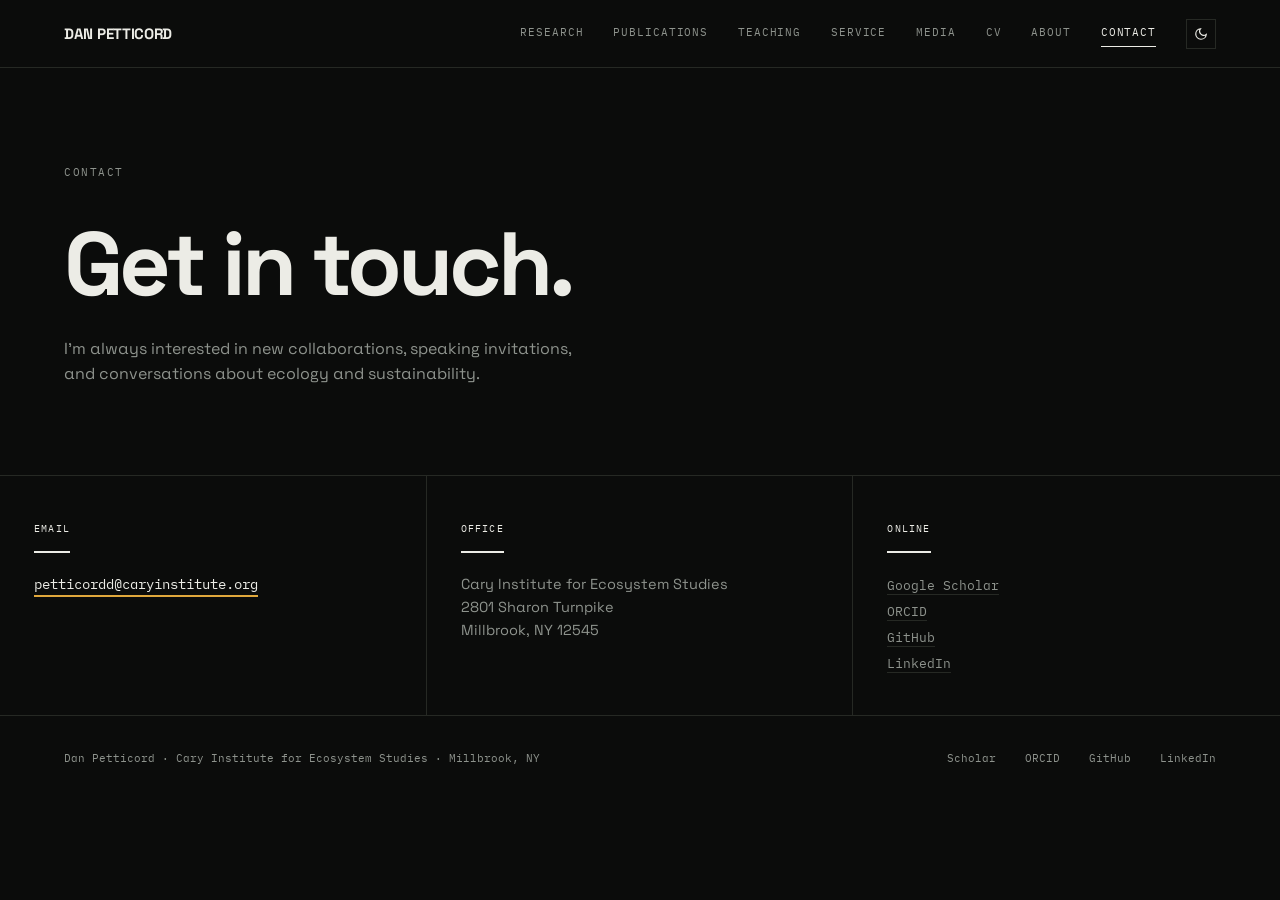
<file: contact.html>
<!DOCTYPE html>
<html lang="en">
<head>
<meta charset="UTF-8">
<meta name="viewport" content="width=device-width, initial-scale=1.0">
<meta name="theme-color" content="#0B0C0B">
  <meta name="description" content="Contact Dan Petticord, ecologist and postdoctoral researcher at the Cary Institute for Ecosystem Studies in Millbrook, New York.">
  <link rel="canonical" href="https://www.danielpetticord.com/contact.html">
  <meta property="og:type" content="website">
  <meta property="og:site_name" content="Dan Petticord">
  <meta property="og:title" content="Contact — Dan Petticord">
  <meta property="og:description" content="Contact Dan Petticord, ecologist and postdoctoral researcher at the Cary Institute for Ecosystem Studies in Millbrook, New York.">
  <meta property="og:url" content="https://www.danielpetticord.com/contact.html">
  <meta property="og:image" content="https://www.danielpetticord.com/images/DanPushingGPR.jpeg">
  <meta property="og:image:alt" content="Dan Petticord conducting ground-penetrating radar fieldwork">
  <meta name="twitter:card" content="summary_large_image">
  <meta name="twitter:title" content="Contact — Dan Petticord">
  <meta name="twitter:description" content="Contact Dan Petticord, ecologist and postdoctoral researcher at the Cary Institute for Ecosystem Studies in Millbrook, New York.">
  <meta name="twitter:image" content="https://www.danielpetticord.com/images/DanPushingGPR.jpeg">
<title>Contact — Dan Petticord</title>
<link rel="preconnect" href="https://fonts.googleapis.com">
<link rel="preconnect" href="https://fonts.gstatic.com" crossorigin>
<link href="https://fonts.googleapis.com/css2?family=Space+Grotesk:wght@400;500;600;700&family=IBM+Plex+Mono:wght@400;500&display=swap" rel="stylesheet">
<link rel="stylesheet" href="css/styles.css">
<script>if(localStorage.getItem('theme')==='light')document.documentElement.setAttribute('data-theme','light');</script>
</head>
<body>

<nav class="nav">
  <a href="index.html" class="nav-name">Dan Petticord</a>
  <div class="nav-links">
    <a href="research.html" class="nav-link" data-p="research">Research</a>
    <a href="publications.html" class="nav-link" data-p="publications">Publications</a>
    <a href="teaching.html" class="nav-link" data-p="teaching">Teaching</a>
    <a href="service.html" class="nav-link" data-p="service">Service</a>
    <a href="media.html" class="nav-link" data-p="media">Media</a>
    <a href="cv.html" class="nav-link" data-p="cv">CV</a>
    <a href="about.html" class="nav-link" data-p="about">About</a>
    <a href="contact.html" class="nav-link active" data-p="contact">Contact</a>
    <button class="theme-toggle" aria-label="Toggle theme">
      <svg class="theme-icon-sun" width="14" height="14" viewBox="0 0 24 24" fill="none" stroke="currentColor" stroke-width="2"><circle cx="12" cy="12" r="5"/><path d="M12 1v2M12 21v2M4.2 4.2l1.4 1.4M18.4 18.4l1.4 1.4M1 12h2M21 12h2M4.2 19.8l1.4-1.4M18.4 5.6l1.4-1.4"/></svg>
      <svg class="theme-icon-moon" width="14" height="14" viewBox="0 0 24 24" fill="none" stroke="currentColor" stroke-width="2"><path d="M21 12.8A9 9 0 1111.2 3 7 7 0 0021 12.8z"/></svg>
    </button>
  </div>
  <button class="nav-burger" aria-label="Menu">☰</button>
</nav>

<header class="hero" style="padding-bottom:72px;">
  <div class="wrap">
    <div class="eyebrow">Contact</div>
    <h1 class="hero-line" style="max-width:11ch;">Get in touch.</h1>
    <p class="hero-note" style="padding-bottom:0;margin-top:30px;">
      I'm always interested in new collaborations, speaking invitations, and conversations
      about ecology and sustainability.
    </p>
  </div>
</header>

<section class="section" style="padding-top:0;padding-bottom:0;border-bottom:none;">
  <div class="methods" style="border-top:none;">
    <div class="method">
      <div class="method-k">Email</div>
      <p><a href="mailto:petticordd@caryinstitute.org" style="font-family:var(--mono);font-size:14px;color:var(--ink);text-decoration:none;border-bottom:2px solid var(--farm);padding-bottom:2px;">petticordd@caryinstitute.org</a></p>
    </div>
    <div class="method">
      <div class="method-k">Office</div>
      <p>Cary Institute for Ecosystem Studies<br>2801 Sharon Turnpike<br>Millbrook, NY 12545</p>
    </div>
    <div class="method">
      <div class="method-k">Online</div>
      <p style="font-family:var(--mono);font-size:13px;line-height:2;">
        <a href="https://scholar.google.com/citations?user=s1wx64YAAAAJ&hl=en" target="_blank" rel="noopener" style="text-decoration:none;border-bottom:1px solid var(--rule);">Google Scholar</a><br>
        <a href="https://orcid.org/0000-0002-1764-6321" target="_blank" rel="noopener" style="text-decoration:none;border-bottom:1px solid var(--rule);">ORCID</a><br>
        <a href="https://github.com/Dpetticord3" target="_blank" rel="noopener" style="text-decoration:none;border-bottom:1px solid var(--rule);">GitHub</a><br>
        <a href="https://www.linkedin.com/in/dpetticord/" target="_blank" rel="noopener" style="text-decoration:none;border-bottom:1px solid var(--rule);">LinkedIn</a>
      </p>
    </div>
  </div>
</section>

<footer class="foot">
  <div>Dan Petticord · Cary Institute for Ecosystem Studies · Millbrook, NY</div>
  <div>
    <a href="https://scholar.google.com/citations?user=s1wx64YAAAAJ&hl=en">Scholar</a>
    <a href="https://orcid.org/0000-0002-1764-6321">ORCID</a>
    <a href="https://github.com/Dpetticord3">GitHub</a>
    <a href="https://www.linkedin.com/in/dpetticord/">LinkedIn</a>
  </div>
</footer>

<script src="js/main.js"></script>
</body>
</html>
</file>
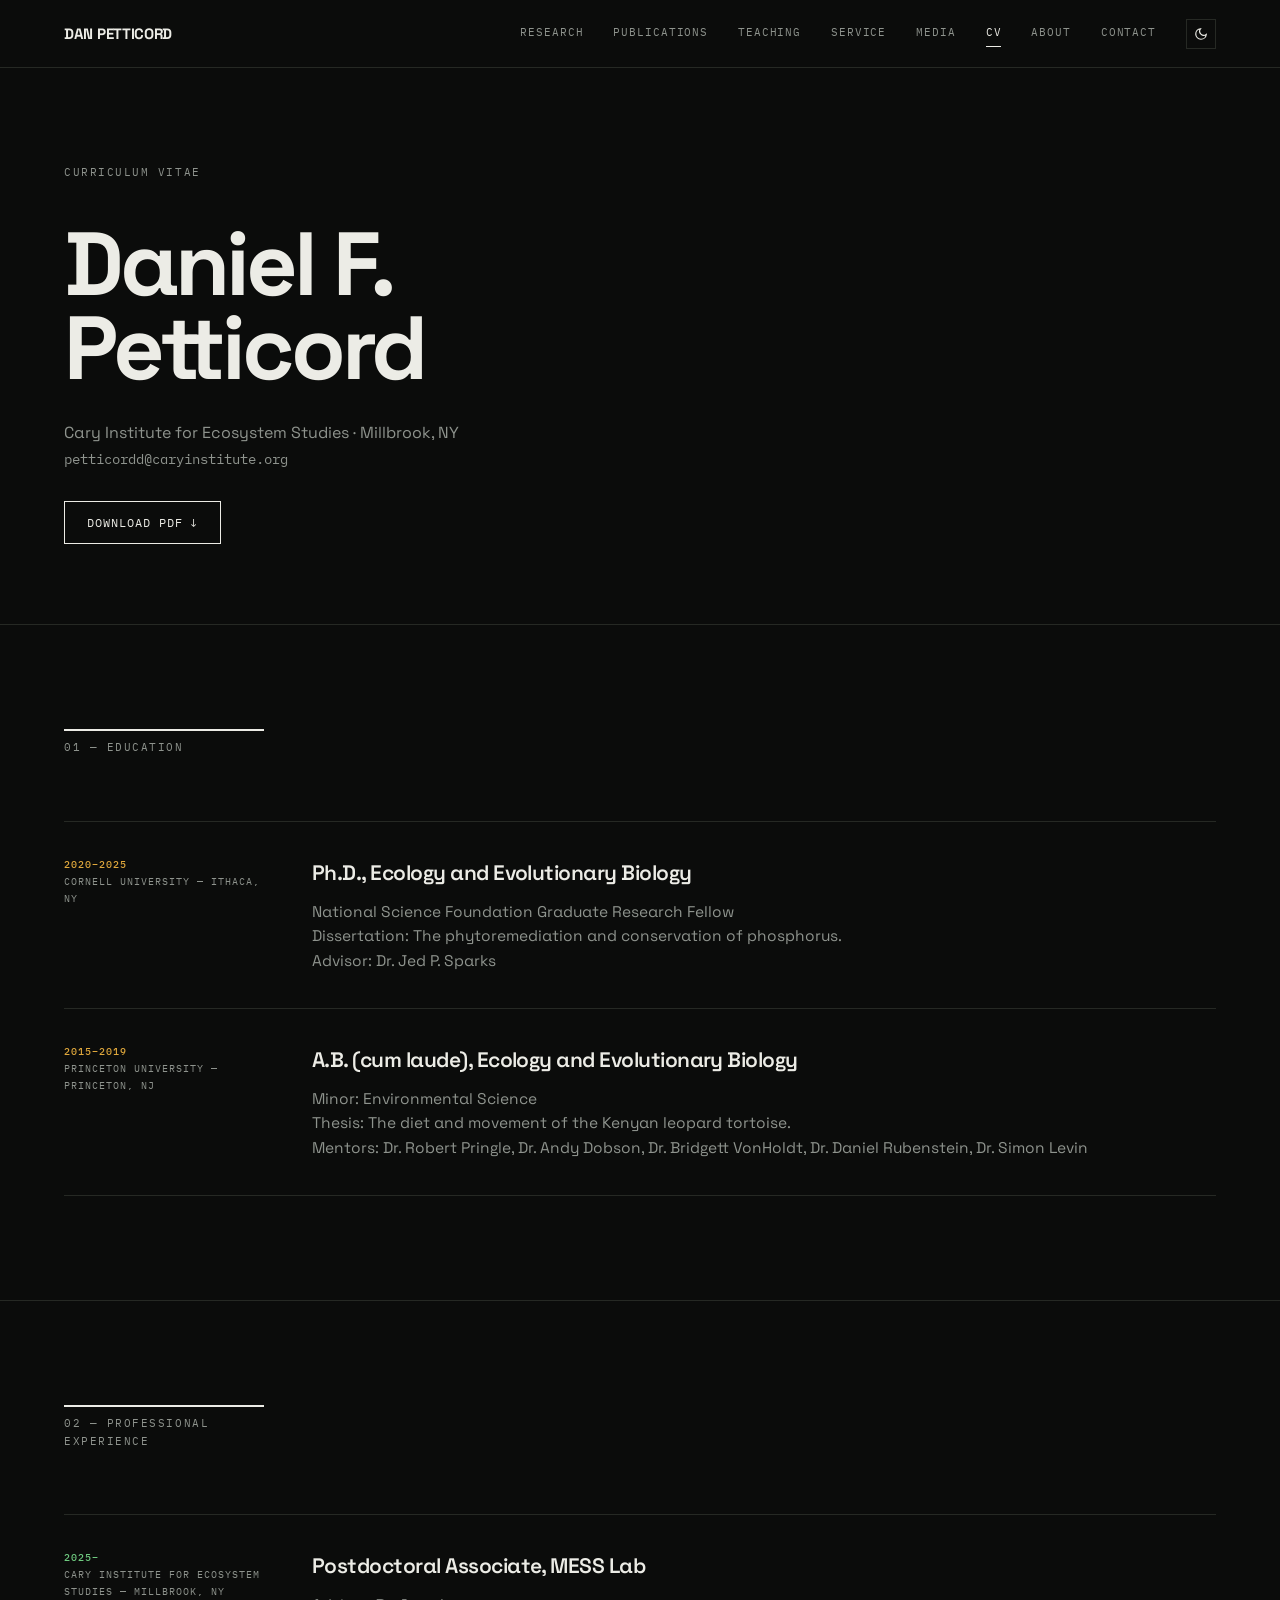
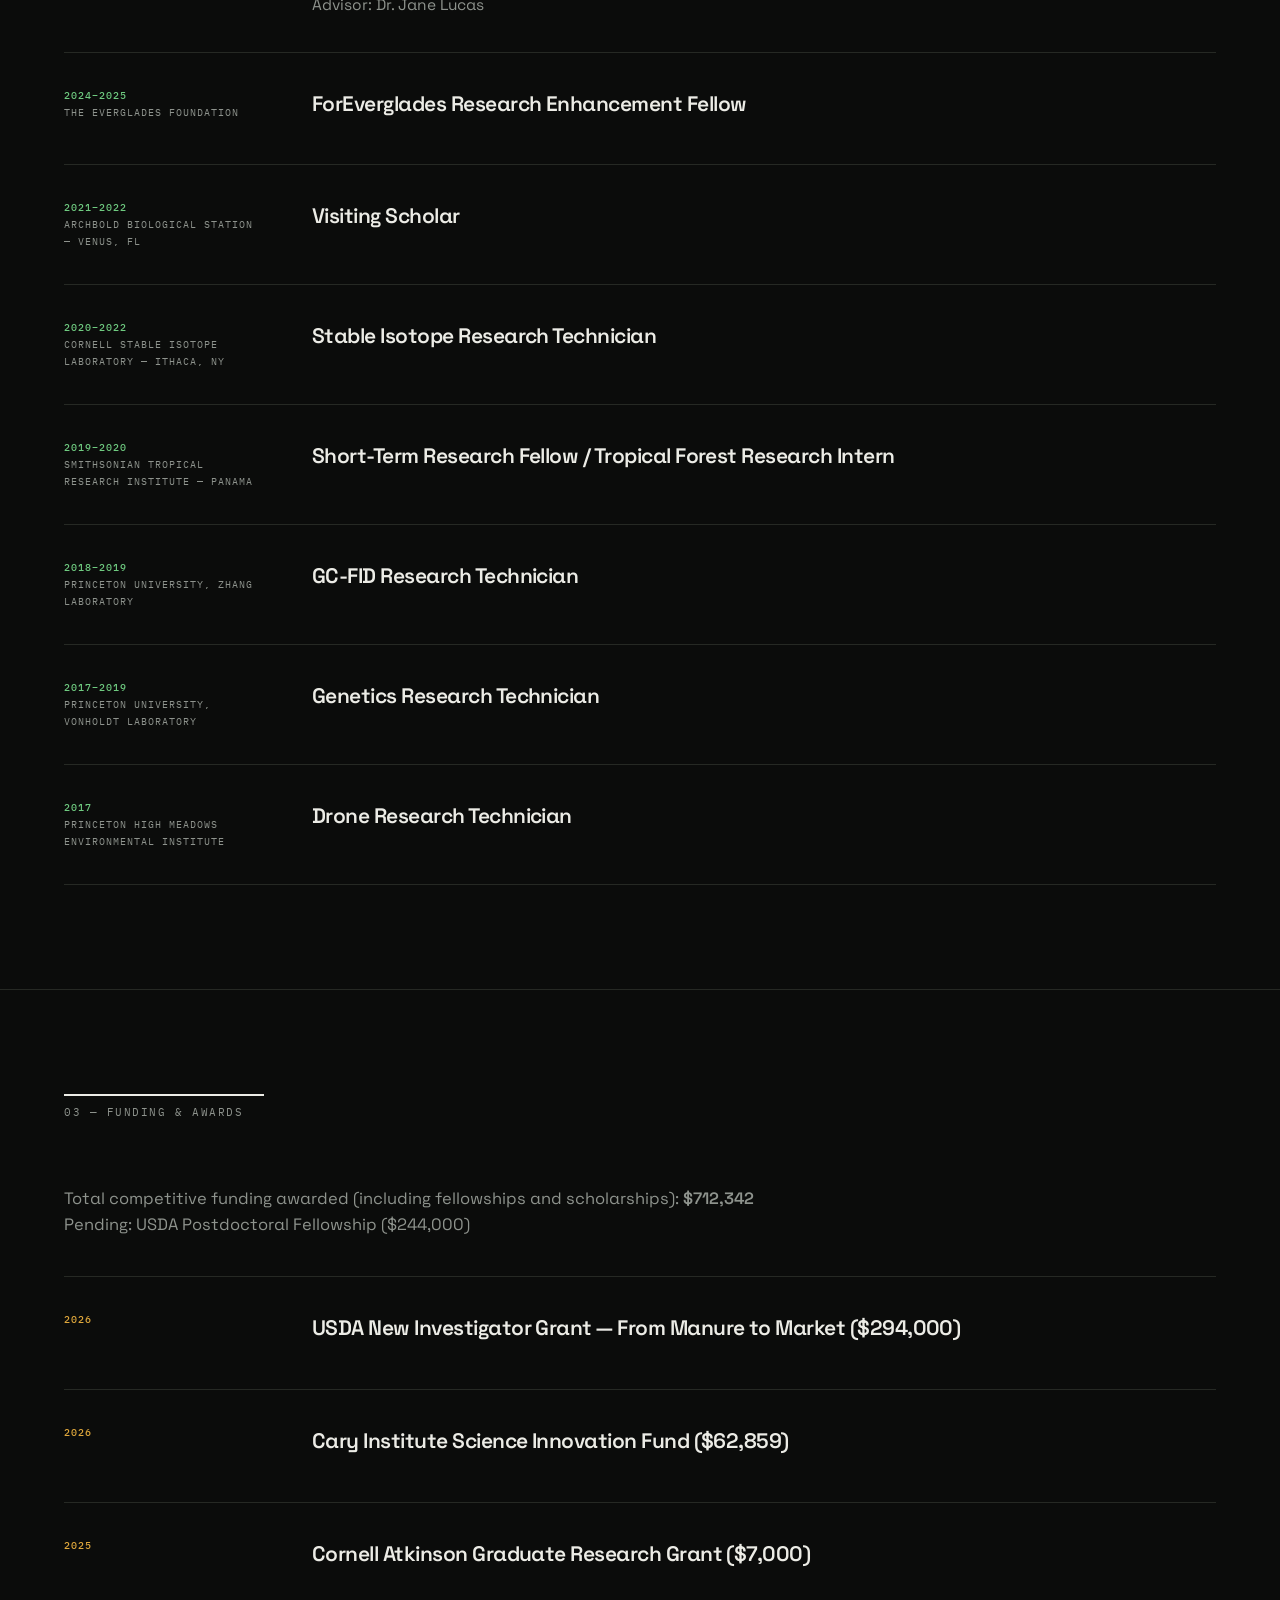
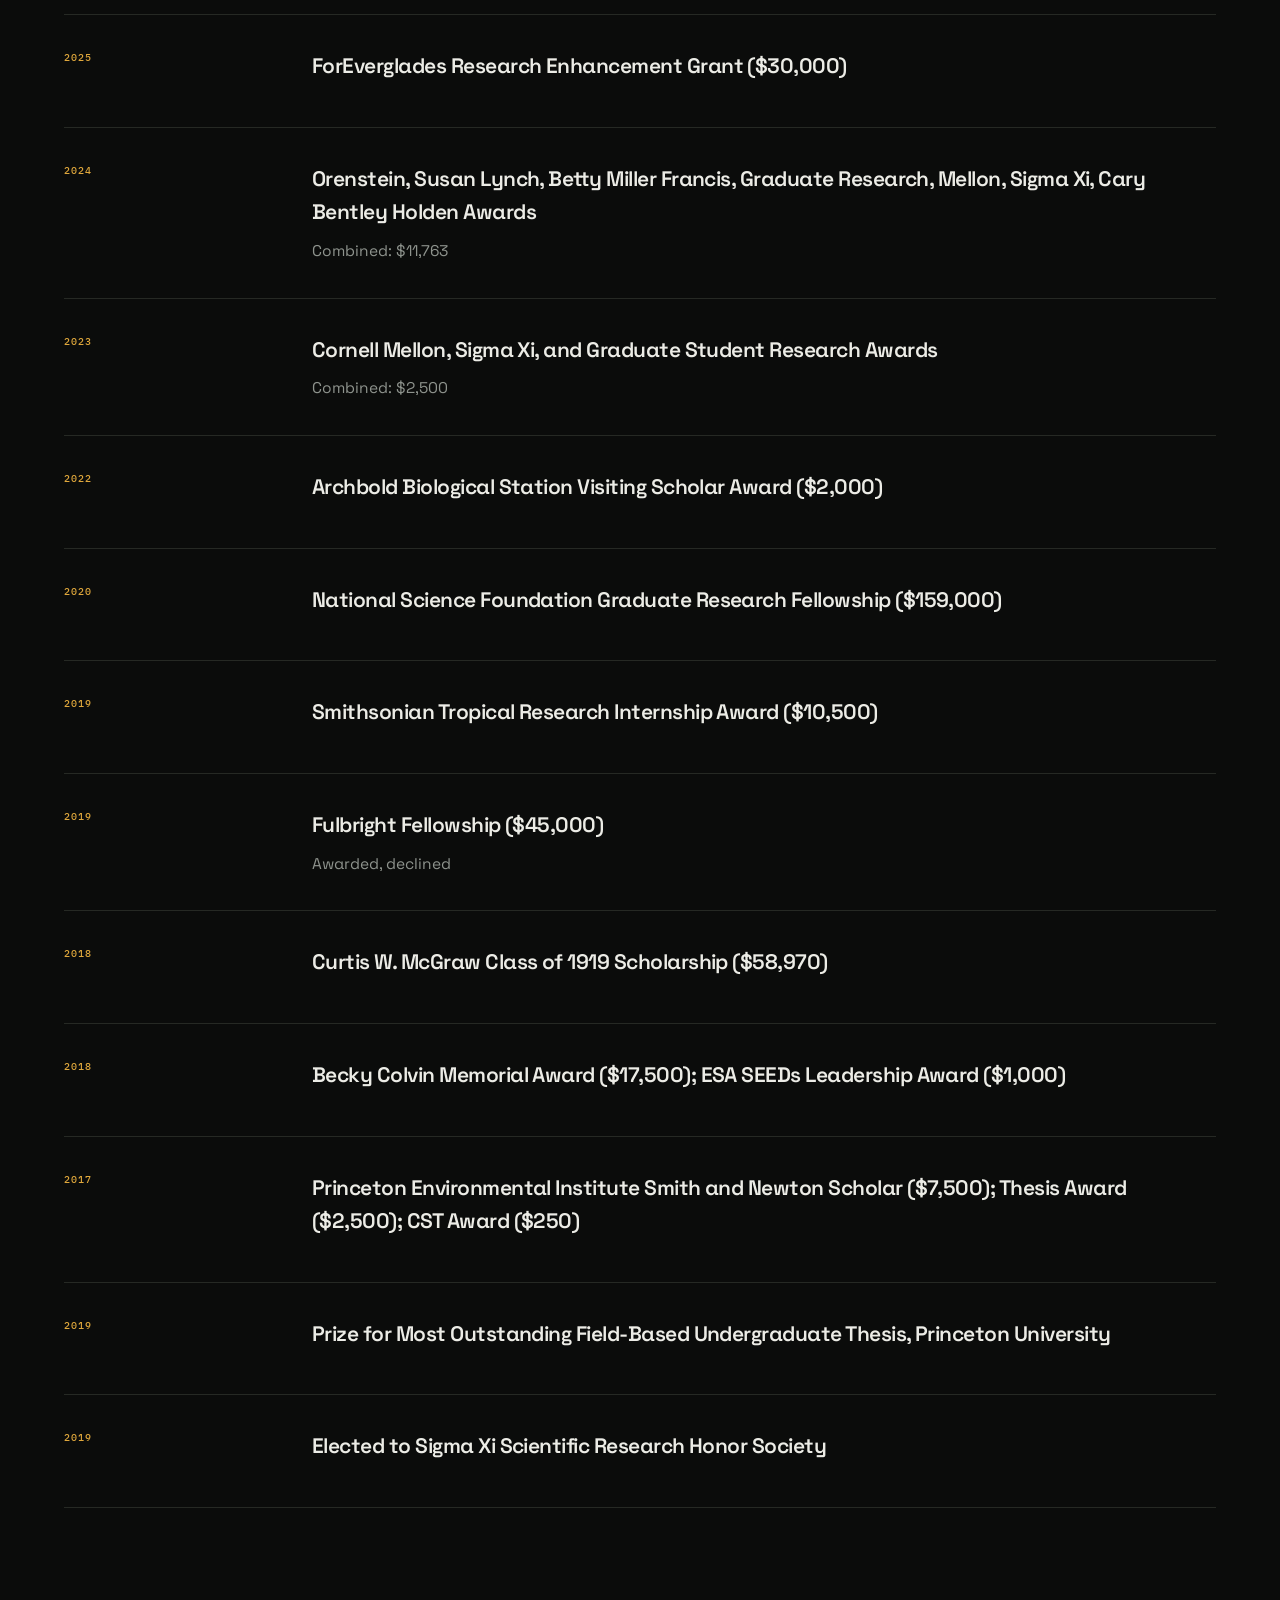
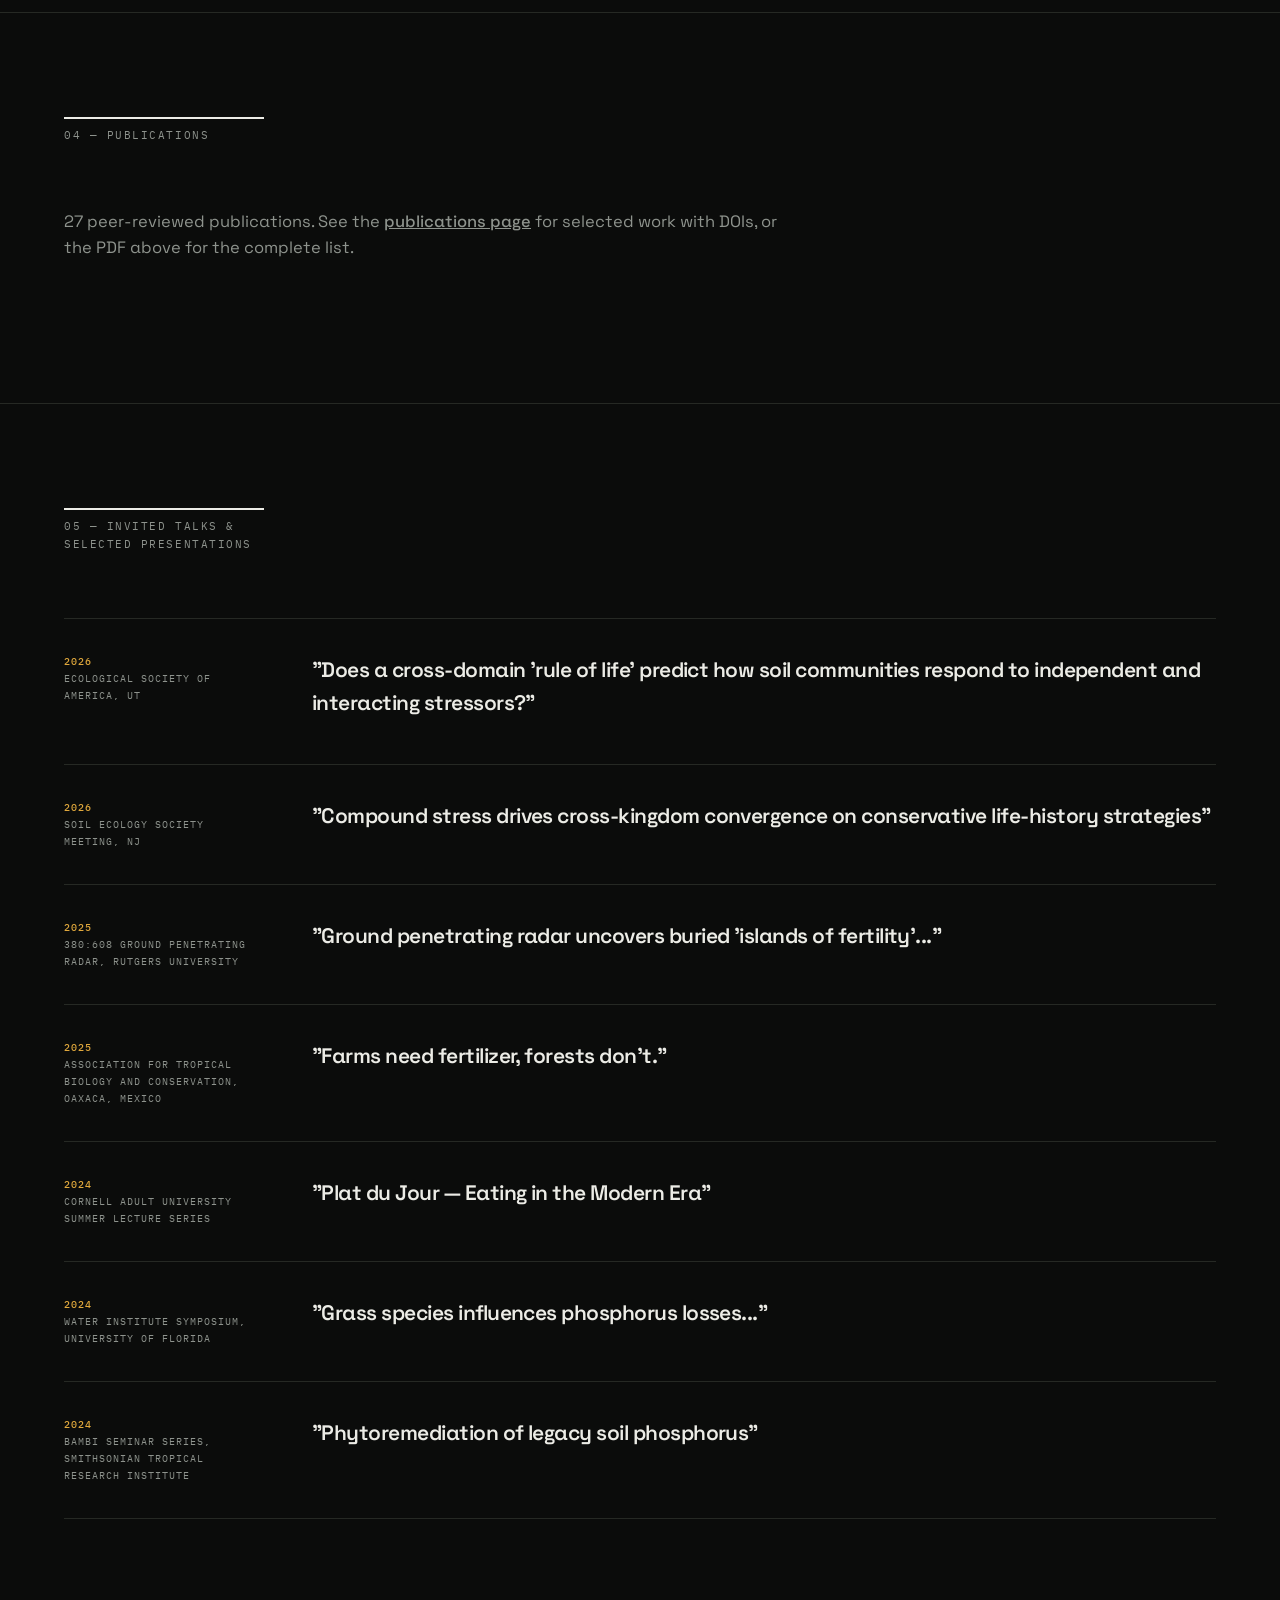
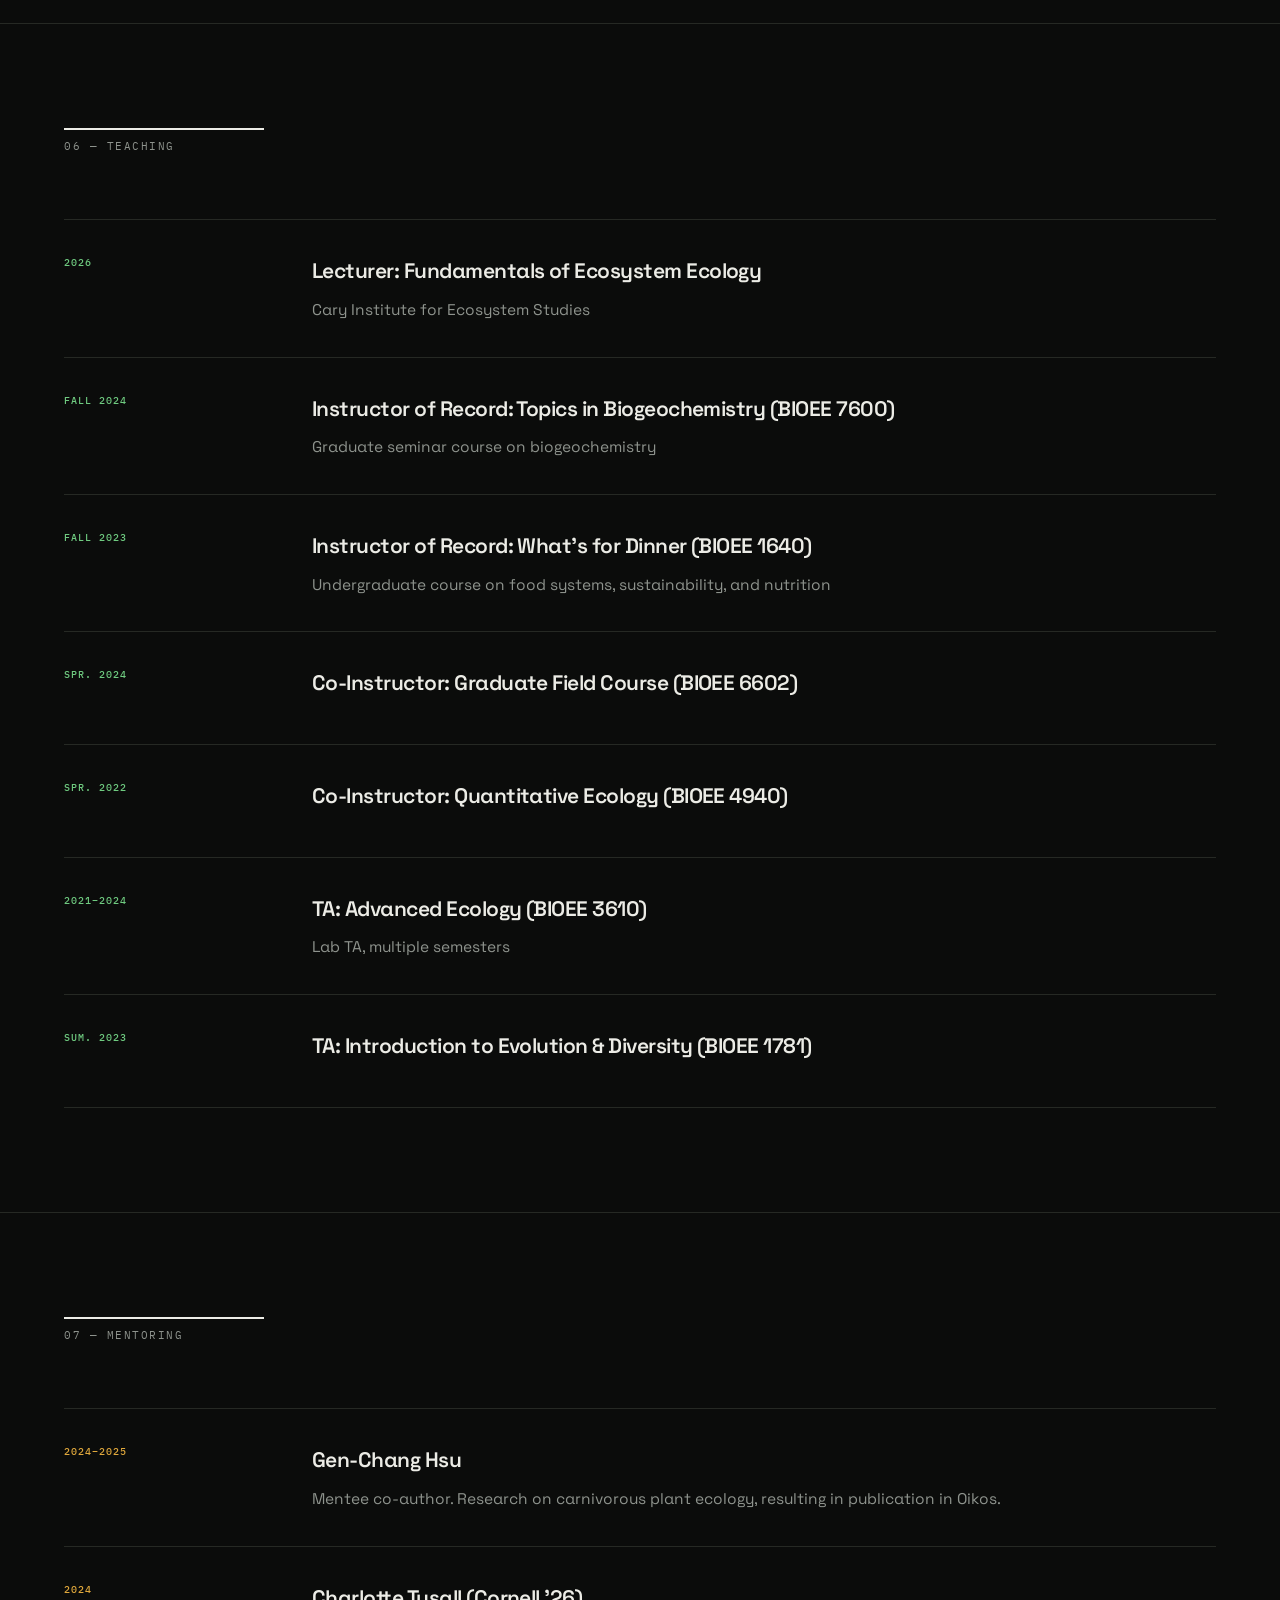
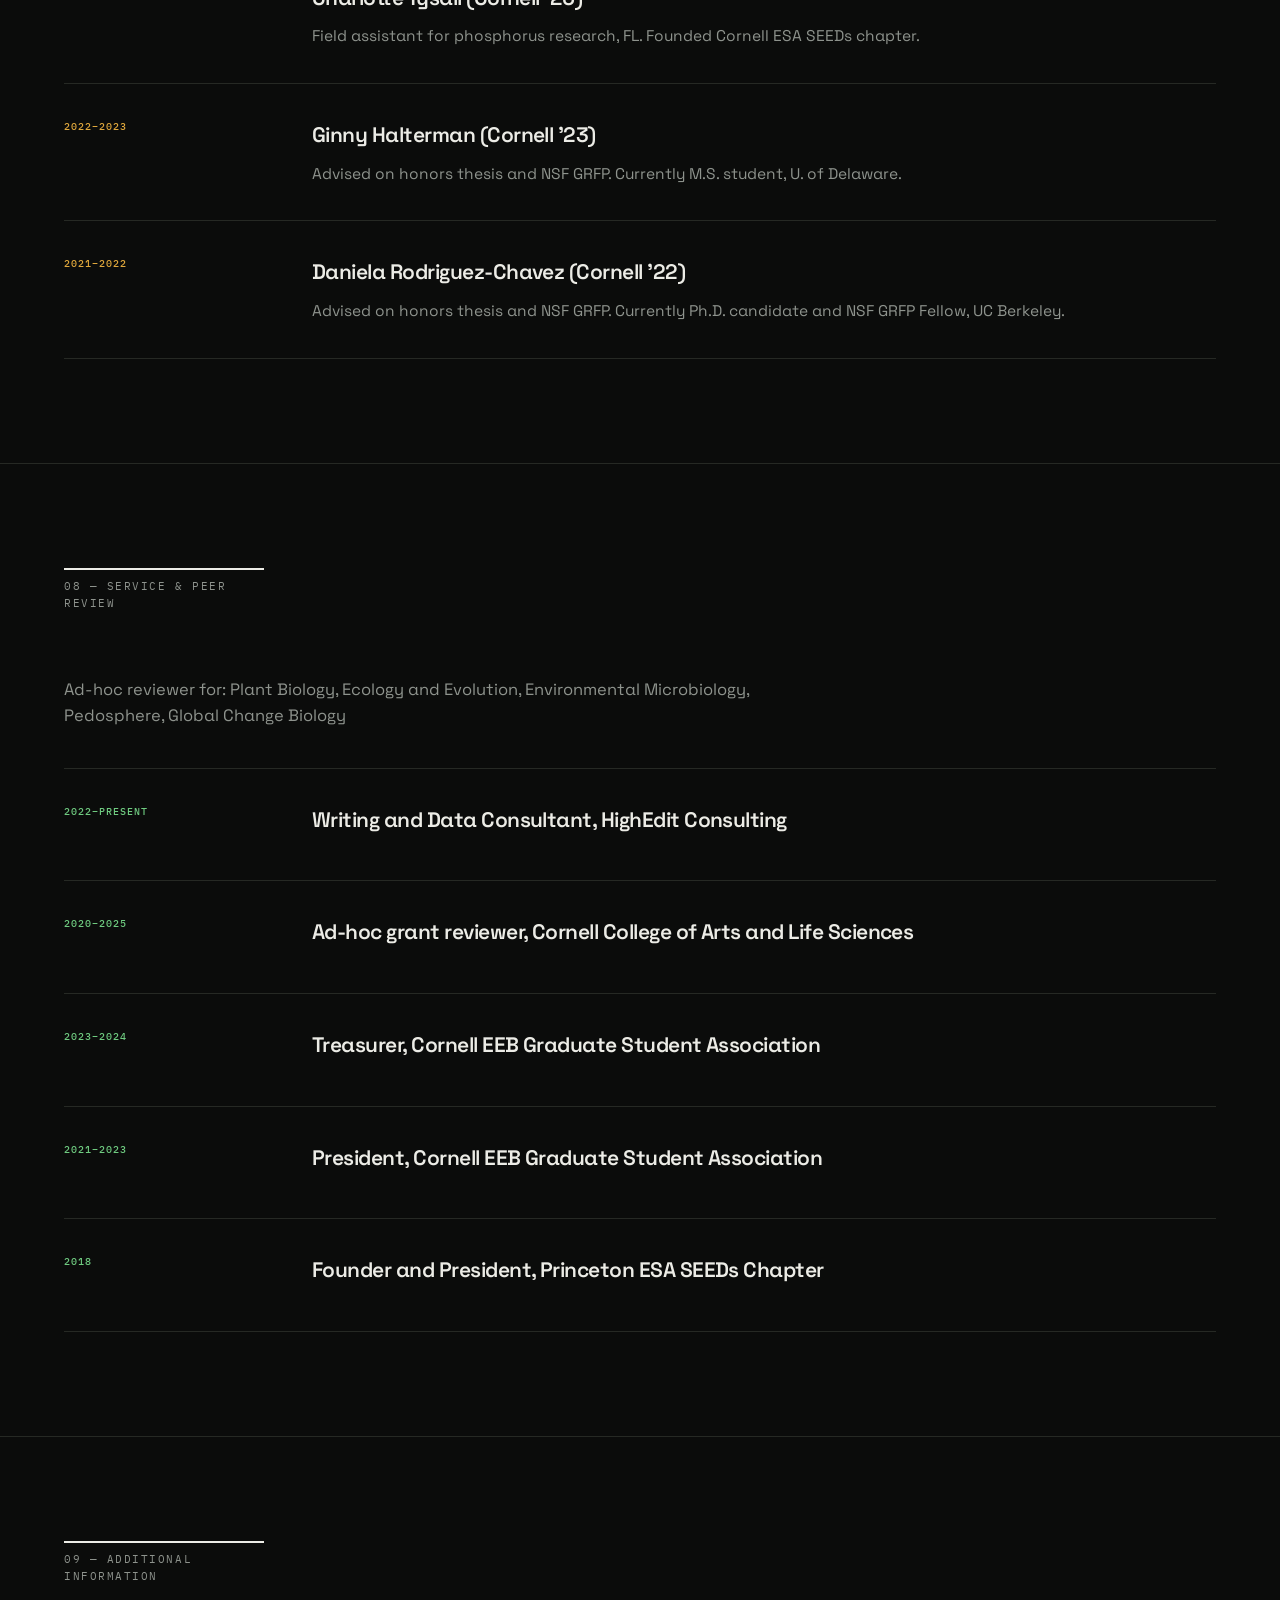
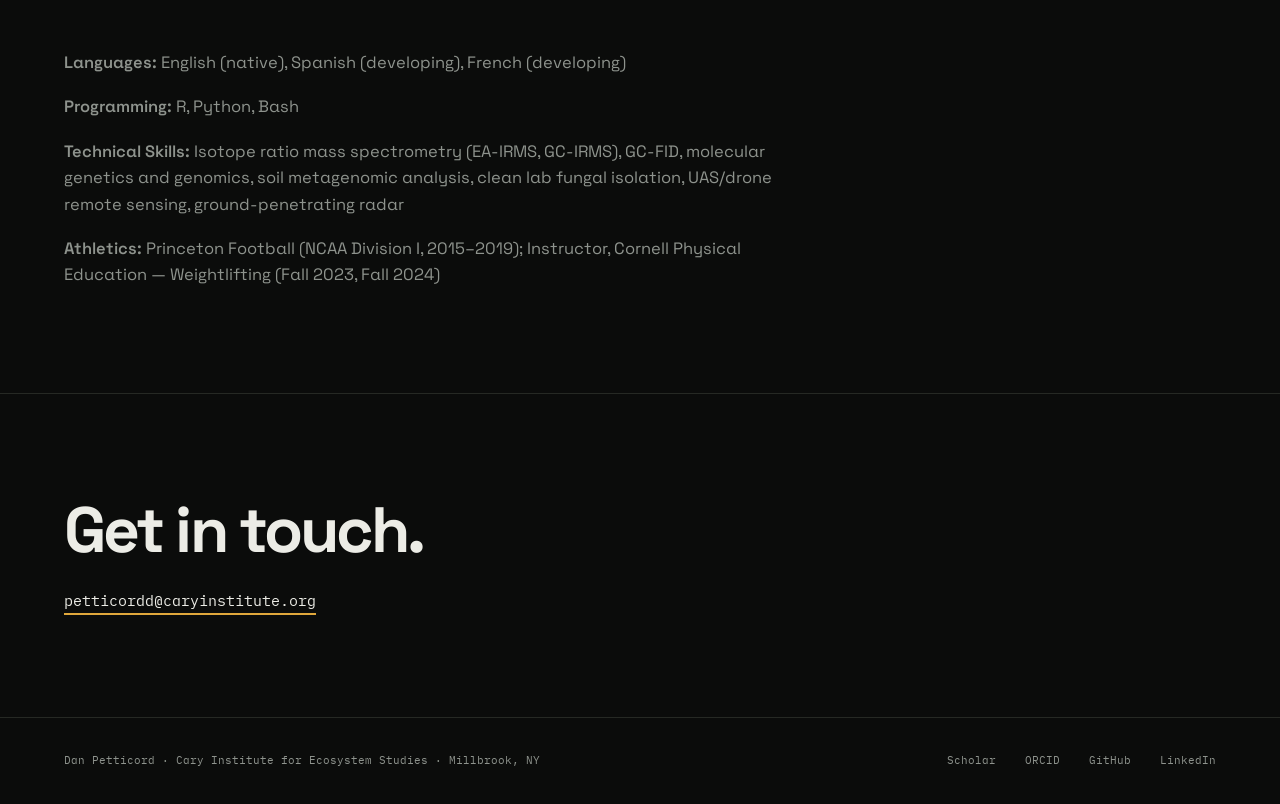
<file: cv.html>
<!DOCTYPE html>
<html lang="en">
<head>
<meta charset="UTF-8">
<meta name="viewport" content="width=device-width, initial-scale=1.0">
<meta name="theme-color" content="#0B0C0B">
  <meta name="description" content="Curriculum vitae of Dan Petticord, ecologist and postdoctoral researcher at the Cary Institute for Ecosystem Studies. 27 peer-reviewed publications and over 712,000 dollars in competitive research funding.">
  <link rel="canonical" href="https://www.danielpetticord.com/cv.html">
  <meta property="og:type" content="website">
  <meta property="og:site_name" content="Dan Petticord">
  <meta property="og:title" content="CV — Dan Petticord">
  <meta property="og:description" content="Curriculum vitae of Dan Petticord, ecologist and postdoctoral researcher at the Cary Institute for Ecosystem Studies. 27 peer-reviewed publications and over 712,000 dollars in competitive research funding.">
  <meta property="og:url" content="https://www.danielpetticord.com/cv.html">
  <meta property="og:image" content="https://www.danielpetticord.com/images/DanPushingGPR.jpeg">
  <meta property="og:image:alt" content="Dan Petticord conducting ground-penetrating radar fieldwork">
  <meta name="twitter:card" content="summary_large_image">
  <meta name="twitter:title" content="CV — Dan Petticord">
  <meta name="twitter:description" content="Curriculum vitae of Dan Petticord, ecologist and postdoctoral researcher at the Cary Institute for Ecosystem Studies. 27 peer-reviewed publications and over 712,000 dollars in competitive research funding.">
  <meta name="twitter:image" content="https://www.danielpetticord.com/images/DanPushingGPR.jpeg">
<title>CV — Dan Petticord</title>
<link rel="preconnect" href="https://fonts.googleapis.com">
<link rel="preconnect" href="https://fonts.gstatic.com" crossorigin>
<link href="https://fonts.googleapis.com/css2?family=Space+Grotesk:wght@400;500;600;700&family=IBM+Plex+Mono:wght@400;500&display=swap" rel="stylesheet">
<link rel="stylesheet" href="css/styles.css">
<script>if(localStorage.getItem('theme')==='light')document.documentElement.setAttribute('data-theme','light');</script>
</head>
<body>

<nav class="nav">
  <a href="index.html" class="nav-name">Dan Petticord</a>
  <div class="nav-links">
    <a href="research.html" class="nav-link" data-p="research">Research</a>
    <a href="publications.html" class="nav-link" data-p="publications">Publications</a>
    <a href="teaching.html" class="nav-link" data-p="teaching">Teaching</a>
    <a href="service.html" class="nav-link" data-p="service">Service</a>
    <a href="media.html" class="nav-link" data-p="media">Media</a>
    <a href="cv.html" class="nav-link active" data-p="cv">CV</a>
    <a href="about.html" class="nav-link" data-p="about">About</a>
    <a href="contact.html" class="nav-link" data-p="contact">Contact</a>
    <button class="theme-toggle" aria-label="Toggle theme">
      <svg class="theme-icon-sun" width="14" height="14" viewBox="0 0 24 24" fill="none" stroke="currentColor" stroke-width="2"><circle cx="12" cy="12" r="5"/><path d="M12 1v2M12 21v2M4.2 4.2l1.4 1.4M18.4 18.4l1.4 1.4M1 12h2M21 12h2M4.2 19.8l1.4-1.4M18.4 5.6l1.4-1.4"/></svg>
      <svg class="theme-icon-moon" width="14" height="14" viewBox="0 0 24 24" fill="none" stroke="currentColor" stroke-width="2"><path d="M21 12.8A9 9 0 1111.2 3 7 7 0 0021 12.8z"/></svg>
    </button>
  </div>
  <button class="nav-burger" aria-label="Menu">☰</button>
</nav>

<header class="hero" style="padding-bottom:64px;">
  <div class="wrap">
    <div class="eyebrow">Curriculum Vitae</div>
    <h1 class="hero-line" style="max-width:12ch;">Daniel F. Petticord</h1>
    <p class="hero-note" style="padding-bottom:0;margin-top:30px;">
      Cary Institute for Ecosystem Studies · Millbrook, NY<br>
      <span style="font-family:var(--mono);font-size:14px;">petticordd@caryinstitute.org</span>
    </p>
    <p style="margin-top:30px;">
      <a href="Petticord_CV_v5.pdf" target="_blank" style="font-family:var(--mono);font-size:12px;letter-spacing:0.08em;text-transform:uppercase;text-decoration:none;border:1px solid var(--rule-hi);padding:11px 22px;display:inline-block;">Download PDF ↓</a>
    </p>
  </div>
</header>

<section class="section">
  <div class="wrap">
    <div class="section-head rise">
      <div class="section-idx">01 — Education</div>
    </div>
    <div class="rows rise">
      <div class="row" style="--accent:var(--farm);">
        <div class="row-meta"><b>2020–2025</b>Cornell University — Ithaca, NY</div>
        <div>
          <h3 class="row-title">Ph.D., Ecology and Evolutionary Biology</h3>
          <p class="row-body">National Science Foundation Graduate Research Fellow<br>Dissertation: The phytoremediation and conservation of phosphorus.<br>Advisor: Dr. Jed P. Sparks</p>
        </div>
      </div>
      <div class="row" style="--accent:var(--farm);">
        <div class="row-meta"><b>2015–2019</b>Princeton University — Princeton, NJ</div>
        <div>
          <h3 class="row-title">A.B. (cum laude), Ecology and Evolutionary Biology</h3>
          <p class="row-body">Minor: Environmental Science<br>Thesis: The diet and movement of the Kenyan leopard tortoise.<br>Mentors: Dr. Robert Pringle, Dr. Andy Dobson, Dr. Bridgett VonHoldt, Dr. Daniel Rubenstein, Dr. Simon Levin</p>
        </div>
      </div>
    </div>
  </div>
</section>

<section class="section">
  <div class="wrap">
    <div class="section-head rise">
      <div class="section-idx">02 — Professional Experience</div>
    </div>
    <div class="rows rise">
      <div class="row" style="--accent:var(--forest);">
        <div class="row-meta"><b>2025–</b>Cary Institute for Ecosystem Studies — Millbrook, NY</div>
        <div>
          <h3 class="row-title">Postdoctoral Associate, MESS Lab</h3>
          <p class="row-body">Advisor: Dr. Jane Lucas</p>
        </div>
      </div>
      <div class="row" style="--accent:var(--forest);">
        <div class="row-meta"><b>2024–2025</b>The Everglades Foundation</div>
        <div>
          <h3 class="row-title">ForEverglades Research Enhancement Fellow</h3>
        </div>
      </div>
      <div class="row" style="--accent:var(--forest);">
        <div class="row-meta"><b>2021–2022</b>Archbold Biological Station — Venus, FL</div>
        <div>
          <h3 class="row-title">Visiting Scholar</h3>
        </div>
      </div>
      <div class="row" style="--accent:var(--forest);">
        <div class="row-meta"><b>2020–2022</b>Cornell Stable Isotope Laboratory — Ithaca, NY</div>
        <div>
          <h3 class="row-title">Stable Isotope Research Technician</h3>
        </div>
      </div>
      <div class="row" style="--accent:var(--forest);">
        <div class="row-meta"><b>2019–2020</b>Smithsonian Tropical Research Institute — Panama</div>
        <div>
          <h3 class="row-title">Short-Term Research Fellow / Tropical Forest Research Intern</h3>
        </div>
      </div>
      <div class="row" style="--accent:var(--forest);">
        <div class="row-meta"><b>2018–2019</b>Princeton University, Zhang Laboratory</div>
        <div>
          <h3 class="row-title">GC-FID Research Technician</h3>
        </div>
      </div>
      <div class="row" style="--accent:var(--forest);">
        <div class="row-meta"><b>2017–2019</b>Princeton University, vonHoldt Laboratory</div>
        <div>
          <h3 class="row-title">Genetics Research Technician</h3>
        </div>
      </div>
      <div class="row" style="--accent:var(--forest);">
        <div class="row-meta"><b>2017</b>Princeton High Meadows Environmental Institute</div>
        <div>
          <h3 class="row-title">Drone Research Technician</h3>
        </div>
      </div>
    </div>
  </div>
</section>

<section class="section">
  <div class="wrap">
    <div class="section-head rise">
      <div class="section-idx">03 — Funding &amp; Awards</div>
    </div>
    <div class="prose rise" style="margin-bottom:38px;"><p>Total competitive funding awarded (including fellowships and scholarships): <strong style="color:var(--text);">$712,342</strong><br>
      Pending: USDA Postdoctoral Fellowship ($244,000)</p></div>
    <div class="rows rise">
      <div class="row" style="--accent:var(--farm);">
        <div class="row-meta"><b>2026</b></div>
        <div>
          <h3 class="row-title">USDA New Investigator Grant — From Manure to Market ($294,000)</h3>
        </div>
      </div>
      <div class="row" style="--accent:var(--farm);">
        <div class="row-meta"><b>2026</b></div>
        <div>
          <h3 class="row-title">Cary Institute Science Innovation Fund ($62,859)</h3>
        </div>
      </div>
      <div class="row" style="--accent:var(--farm);">
        <div class="row-meta"><b>2025</b></div>
        <div>
          <h3 class="row-title">Cornell Atkinson Graduate Research Grant ($7,000)</h3>
        </div>
      </div>
      <div class="row" style="--accent:var(--farm);">
        <div class="row-meta"><b>2025</b></div>
        <div>
          <h3 class="row-title">ForEverglades Research Enhancement Grant ($30,000)</h3>
        </div>
      </div>
      <div class="row" style="--accent:var(--farm);">
        <div class="row-meta"><b>2024</b></div>
        <div>
          <h3 class="row-title">Orenstein, Susan Lynch, Betty Miller Francis, Graduate Research, Mellon, Sigma Xi, Cary Bentley Holden Awards</h3>
          <p class="row-body">Combined: $11,763</p>
        </div>
      </div>
      <div class="row" style="--accent:var(--farm);">
        <div class="row-meta"><b>2023</b></div>
        <div>
          <h3 class="row-title">Cornell Mellon, Sigma Xi, and Graduate Student Research Awards</h3>
          <p class="row-body">Combined: $2,500</p>
        </div>
      </div>
      <div class="row" style="--accent:var(--farm);">
        <div class="row-meta"><b>2022</b></div>
        <div>
          <h3 class="row-title">Archbold Biological Station Visiting Scholar Award ($2,000)</h3>
        </div>
      </div>
      <div class="row" style="--accent:var(--farm);">
        <div class="row-meta"><b>2020</b></div>
        <div>
          <h3 class="row-title">National Science Foundation Graduate Research Fellowship ($159,000)</h3>
        </div>
      </div>
      <div class="row" style="--accent:var(--farm);">
        <div class="row-meta"><b>2019</b></div>
        <div>
          <h3 class="row-title">Smithsonian Tropical Research Internship Award ($10,500)</h3>
        </div>
      </div>
      <div class="row" style="--accent:var(--farm);">
        <div class="row-meta"><b>2019</b></div>
        <div>
          <h3 class="row-title">Fulbright Fellowship ($45,000)</h3>
          <p class="row-body">Awarded, declined</p>
        </div>
      </div>
      <div class="row" style="--accent:var(--farm);">
        <div class="row-meta"><b>2018</b></div>
        <div>
          <h3 class="row-title">Curtis W. McGraw Class of 1919 Scholarship ($58,970)</h3>
        </div>
      </div>
      <div class="row" style="--accent:var(--farm);">
        <div class="row-meta"><b>2018</b></div>
        <div>
          <h3 class="row-title">Becky Colvin Memorial Award ($17,500); ESA SEEDs Leadership Award ($1,000)</h3>
        </div>
      </div>
      <div class="row" style="--accent:var(--farm);">
        <div class="row-meta"><b>2017</b></div>
        <div>
          <h3 class="row-title">Princeton Environmental Institute Smith and Newton Scholar ($7,500); Thesis Award ($2,500); CST Award ($250)</h3>
        </div>
      </div>
      <div class="row" style="--accent:var(--farm);">
        <div class="row-meta"><b>2019</b></div>
        <div>
          <h3 class="row-title">Prize for Most Outstanding Field-Based Undergraduate Thesis, Princeton University</h3>
        </div>
      </div>
      <div class="row" style="--accent:var(--farm);">
        <div class="row-meta"><b>2019</b></div>
        <div>
          <h3 class="row-title">Elected to Sigma Xi Scientific Research Honor Society</h3>
        </div>
      </div>
    </div>
  </div>
</section>

<section class="section">
  <div class="wrap">
    <div class="section-head rise">
      <div class="section-idx">04 — Publications</div>
    </div>
    <div class="prose rise" style="margin-bottom:38px;"><p>27 peer-reviewed publications. See the <a href="publications.html" style="color:var(--warm);font-weight:500;">publications page</a> for selected work with DOIs, or the PDF above for the complete list.</p></div>
  </div>
</section>

<section class="section">
  <div class="wrap">
    <div class="section-head rise">
      <div class="section-idx">05 — Invited Talks &amp; Selected Presentations</div>
    </div>
    <div class="rows rise">
      <div class="row" style="--accent:var(--farm);">
        <div class="row-meta"><b>2026</b>Ecological Society of America, UT</div>
        <div>
          <h3 class="row-title">"Does a cross-domain 'rule of life' predict how soil communities respond to independent and interacting stressors?"</h3>
        </div>
      </div>
      <div class="row" style="--accent:var(--farm);">
        <div class="row-meta"><b>2026</b>Soil Ecology Society Meeting, NJ</div>
        <div>
          <h3 class="row-title">"Compound stress drives cross-kingdom convergence on conservative life-history strategies"</h3>
        </div>
      </div>
      <div class="row" style="--accent:var(--farm);">
        <div class="row-meta"><b>2025</b>380:608 Ground Penetrating Radar, Rutgers University</div>
        <div>
          <h3 class="row-title">"Ground penetrating radar uncovers buried 'islands of fertility'..."</h3>
        </div>
      </div>
      <div class="row" style="--accent:var(--farm);">
        <div class="row-meta"><b>2025</b>Association for Tropical Biology and Conservation, Oaxaca, Mexico</div>
        <div>
          <h3 class="row-title">"Farms need fertilizer, forests don't."</h3>
        </div>
      </div>
      <div class="row" style="--accent:var(--farm);">
        <div class="row-meta"><b>2024</b>Cornell Adult University Summer Lecture Series</div>
        <div>
          <h3 class="row-title">"Plat du Jour — Eating in the Modern Era"</h3>
        </div>
      </div>
      <div class="row" style="--accent:var(--farm);">
        <div class="row-meta"><b>2024</b>Water Institute Symposium, University of Florida</div>
        <div>
          <h3 class="row-title">"Grass species influences phosphorus losses..."</h3>
        </div>
      </div>
      <div class="row" style="--accent:var(--farm);">
        <div class="row-meta"><b>2024</b>Bambi Seminar Series, Smithsonian Tropical Research Institute</div>
        <div>
          <h3 class="row-title">"Phytoremediation of legacy soil phosphorus"</h3>
        </div>
      </div>
    </div>
  </div>
</section>

<section class="section">
  <div class="wrap">
    <div class="section-head rise">
      <div class="section-idx">06 — Teaching</div>
    </div>
    <div class="rows rise">
      <div class="row" style="--accent:var(--forest);">
        <div class="row-meta"><b>2026</b></div>
        <div>
          <h3 class="row-title">Lecturer: Fundamentals of Ecosystem Ecology</h3>
          <p class="row-body">Cary Institute for Ecosystem Studies</p>
        </div>
      </div>
      <div class="row" style="--accent:var(--forest);">
        <div class="row-meta"><b>Fall 2024</b></div>
        <div>
          <h3 class="row-title">Instructor of Record: Topics in Biogeochemistry (BIOEE 7600)</h3>
          <p class="row-body">Graduate seminar course on biogeochemistry</p>
        </div>
      </div>
      <div class="row" style="--accent:var(--forest);">
        <div class="row-meta"><b>Fall 2023</b></div>
        <div>
          <h3 class="row-title">Instructor of Record: What's for Dinner (BIOEE 1640)</h3>
          <p class="row-body">Undergraduate course on food systems, sustainability, and nutrition</p>
        </div>
      </div>
      <div class="row" style="--accent:var(--forest);">
        <div class="row-meta"><b>Spr. 2024</b></div>
        <div>
          <h3 class="row-title">Co-Instructor: Graduate Field Course (BIOEE 6602)</h3>
        </div>
      </div>
      <div class="row" style="--accent:var(--forest);">
        <div class="row-meta"><b>Spr. 2022</b></div>
        <div>
          <h3 class="row-title">Co-Instructor: Quantitative Ecology (BIOEE 4940)</h3>
        </div>
      </div>
      <div class="row" style="--accent:var(--forest);">
        <div class="row-meta"><b>2021–2024</b></div>
        <div>
          <h3 class="row-title">TA: Advanced Ecology (BIOEE 3610)</h3>
          <p class="row-body">Lab TA, multiple semesters</p>
        </div>
      </div>
      <div class="row" style="--accent:var(--forest);">
        <div class="row-meta"><b>Sum. 2023</b></div>
        <div>
          <h3 class="row-title">TA: Introduction to Evolution &amp; Diversity (BIOEE 1781)</h3>
        </div>
      </div>
    </div>
  </div>
</section>

<section class="section">
  <div class="wrap">
    <div class="section-head rise">
      <div class="section-idx">07 — Mentoring</div>
    </div>
    <div class="rows rise">
      <div class="row" style="--accent:var(--farm);">
        <div class="row-meta"><b>2024–2025</b></div>
        <div>
          <h3 class="row-title">Gen-Chang Hsu</h3>
          <p class="row-body">Mentee co-author. Research on carnivorous plant ecology, resulting in publication in Oikos.</p>
        </div>
      </div>
      <div class="row" style="--accent:var(--farm);">
        <div class="row-meta"><b>2024</b></div>
        <div>
          <h3 class="row-title">Charlotte Tysall (Cornell '26)</h3>
          <p class="row-body">Field assistant for phosphorus research, FL. Founded Cornell ESA SEEDs chapter.</p>
        </div>
      </div>
      <div class="row" style="--accent:var(--farm);">
        <div class="row-meta"><b>2022–2023</b></div>
        <div>
          <h3 class="row-title">Ginny Halterman (Cornell '23)</h3>
          <p class="row-body">Advised on honors thesis and NSF GRFP. Currently M.S. student, U. of Delaware.</p>
        </div>
      </div>
      <div class="row" style="--accent:var(--farm);">
        <div class="row-meta"><b>2021–2022</b></div>
        <div>
          <h3 class="row-title">Daniela Rodriguez-Chavez (Cornell '22)</h3>
          <p class="row-body">Advised on honors thesis and NSF GRFP. Currently Ph.D. candidate and NSF GRFP Fellow, UC Berkeley.</p>
        </div>
      </div>
    </div>
  </div>
</section>

<section class="section">
  <div class="wrap">
    <div class="section-head rise">
      <div class="section-idx">08 — Service &amp; Peer Review</div>
    </div>
    <div class="prose rise" style="margin-bottom:38px;"><p>Ad-hoc reviewer for: Plant Biology, Ecology and Evolution, Environmental Microbiology, Pedosphere, Global Change Biology</p></div>
    <div class="rows rise">
      <div class="row" style="--accent:var(--forest);">
        <div class="row-meta"><b>2022–present</b></div>
        <div>
          <h3 class="row-title">Writing and Data Consultant, HighEdit Consulting</h3>
        </div>
      </div>
      <div class="row" style="--accent:var(--forest);">
        <div class="row-meta"><b>2020–2025</b></div>
        <div>
          <h3 class="row-title">Ad-hoc grant reviewer, Cornell College of Arts and Life Sciences</h3>
        </div>
      </div>
      <div class="row" style="--accent:var(--forest);">
        <div class="row-meta"><b>2023–2024</b></div>
        <div>
          <h3 class="row-title">Treasurer, Cornell EEB Graduate Student Association</h3>
        </div>
      </div>
      <div class="row" style="--accent:var(--forest);">
        <div class="row-meta"><b>2021–2023</b></div>
        <div>
          <h3 class="row-title">President, Cornell EEB Graduate Student Association</h3>
        </div>
      </div>
      <div class="row" style="--accent:var(--forest);">
        <div class="row-meta"><b>2018</b></div>
        <div>
          <h3 class="row-title">Founder and President, Princeton ESA SEEDs Chapter</h3>
        </div>
      </div>
    </div>
  </div>
</section>

<section class="section">
  <div class="wrap">
    <div class="section-head rise">
      <div class="section-idx">09 — Additional Information</div>
    </div>
    <div class="prose rise"><p><strong style="color:var(--text);">Languages:</strong> English (native), Spanish (developing), French (developing)</p>
      <p><strong style="color:var(--text);">Programming:</strong> R, Python, Bash</p>
      <p><strong style="color:var(--text);">Technical Skills:</strong> Isotope ratio mass spectrometry (EA-IRMS, GC-IRMS), GC-FID, molecular genetics and genomics, soil metagenomic analysis, clean lab fungal isolation, UAS/drone remote sensing, ground-penetrating radar</p>
      <p><strong style="color:var(--text);">Athletics:</strong> Princeton Football (NCAA Division I, 2015–2019); Instructor, Cornell Physical Education — Weightlifting (Fall 2023, Fall 2024)</p></div>
  </div>
</section>

<section class="cta">
  <div class="wrap">
    <h2 class="cta-h">Get in touch.</h2>
    <a class="cta-mail" href="mailto:petticordd@caryinstitute.org" style="--accent:var(--farm);">petticordd@caryinstitute.org</a>
  </div>
</section>

<footer class="foot">
  <div>Dan Petticord · Cary Institute for Ecosystem Studies · Millbrook, NY</div>
  <div>
    <a href="https://scholar.google.com/citations?user=s1wx64YAAAAJ&hl=en">Scholar</a>
    <a href="https://orcid.org/0000-0002-1764-6321">ORCID</a>
    <a href="https://github.com/Dpetticord3">GitHub</a>
    <a href="https://www.linkedin.com/in/dpetticord/">LinkedIn</a>
  </div>
</footer>

<script src="js/main.js"></script>
</body>
</html>
</file>
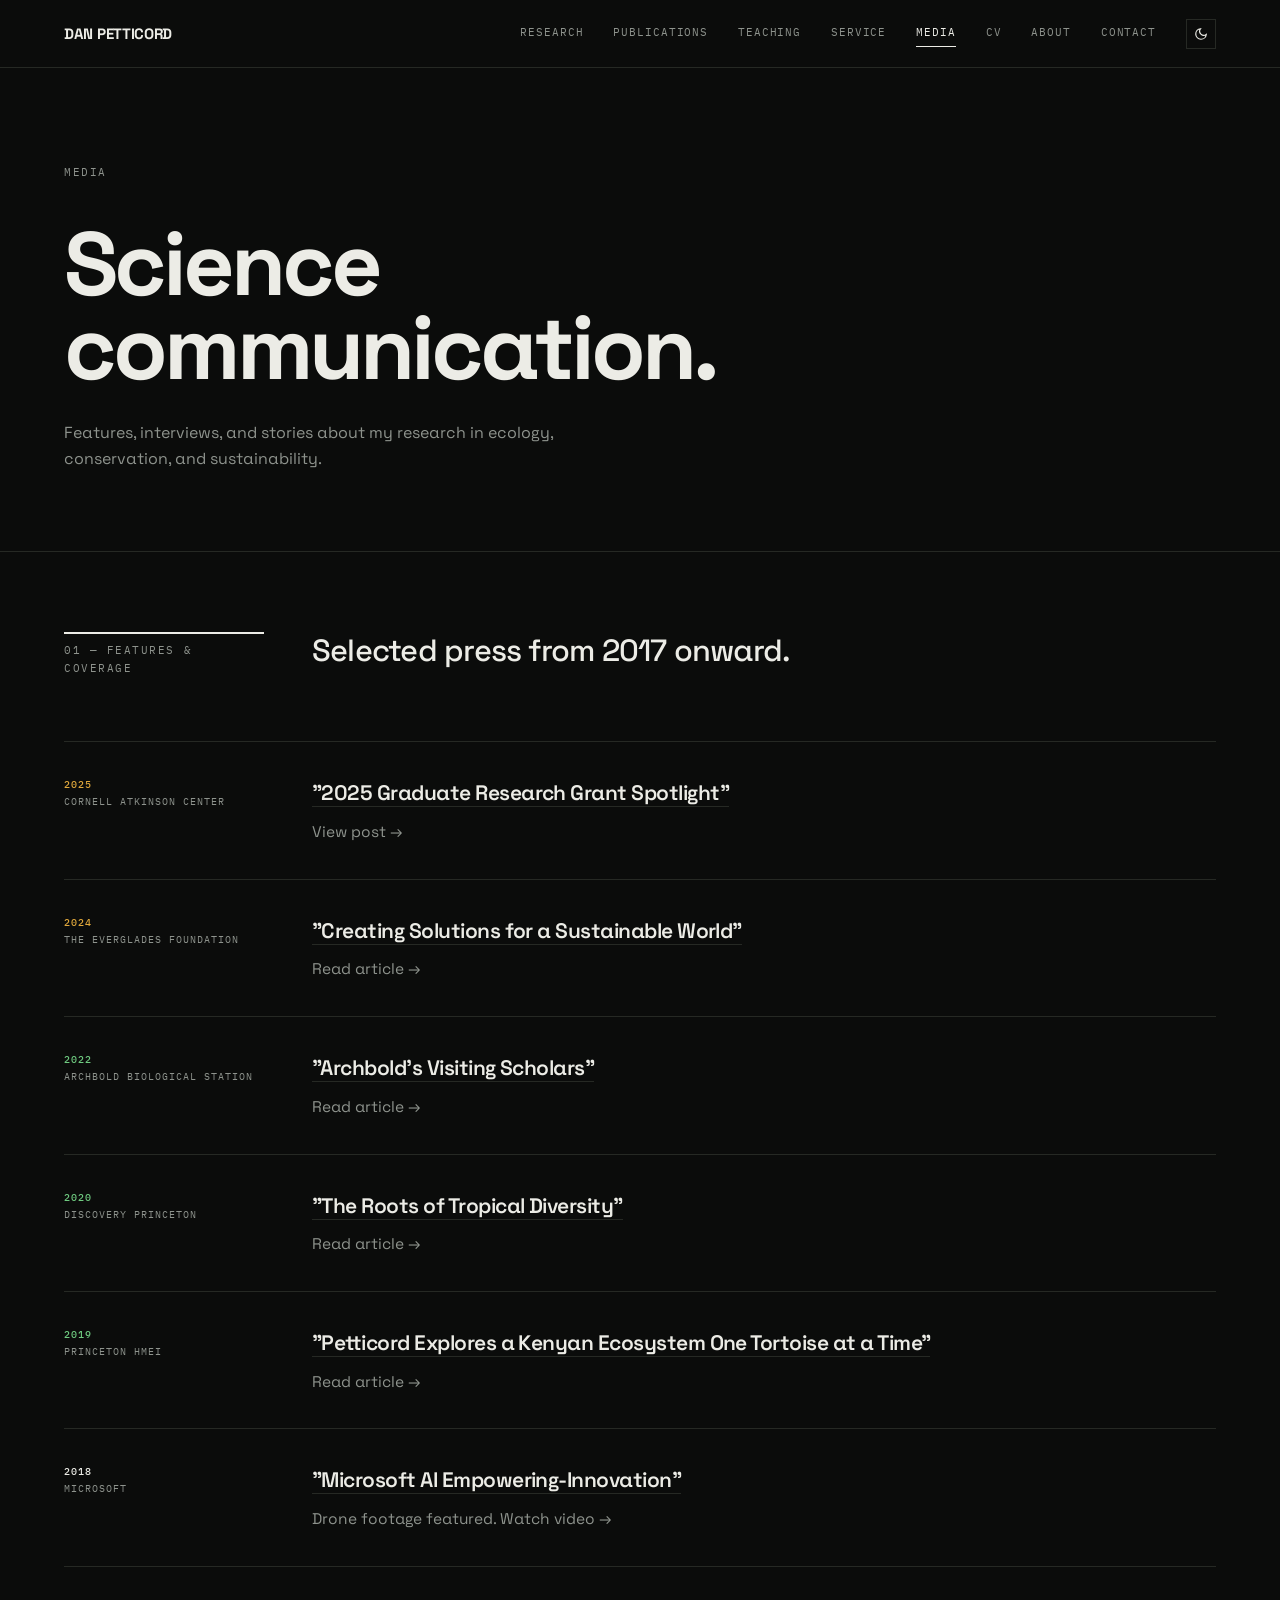
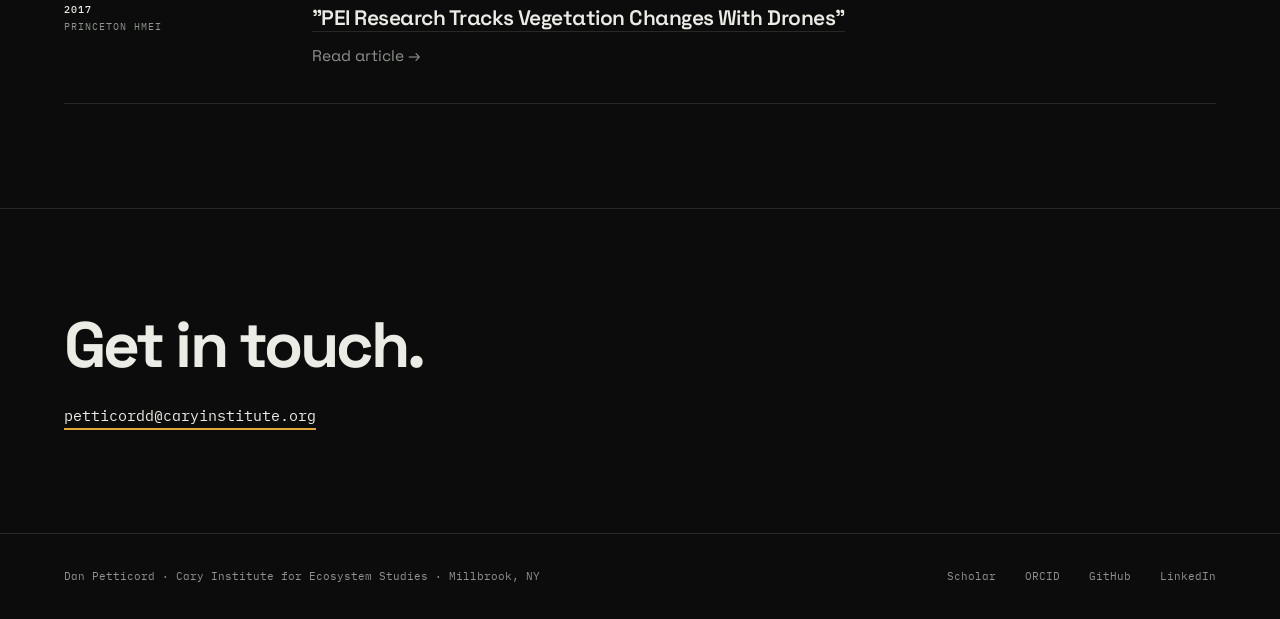
<file: media.html>
<!DOCTYPE html>
<html lang="en">
<head>
<meta charset="UTF-8">
<meta name="viewport" content="width=device-width, initial-scale=1.0">
<meta name="theme-color" content="#0B0C0B">
  <meta name="description" content="Media coverage and science communication featuring Dan Petticord, ecologist at the Cary Institute for Ecosystem Studies.">
  <link rel="canonical" href="https://www.danielpetticord.com/media.html">
  <meta property="og:type" content="website">
  <meta property="og:site_name" content="Dan Petticord">
  <meta property="og:title" content="Media — Dan Petticord">
  <meta property="og:description" content="Media coverage and science communication featuring Dan Petticord, ecologist at the Cary Institute for Ecosystem Studies.">
  <meta property="og:url" content="https://www.danielpetticord.com/media.html">
  <meta property="og:image" content="https://www.danielpetticord.com/images/DanPushingGPR.jpeg">
  <meta property="og:image:alt" content="Dan Petticord conducting ground-penetrating radar fieldwork">
  <meta name="twitter:card" content="summary_large_image">
  <meta name="twitter:title" content="Media — Dan Petticord">
  <meta name="twitter:description" content="Media coverage and science communication featuring Dan Petticord, ecologist at the Cary Institute for Ecosystem Studies.">
  <meta name="twitter:image" content="https://www.danielpetticord.com/images/DanPushingGPR.jpeg">
<title>Media — Dan Petticord</title>
<link rel="preconnect" href="https://fonts.googleapis.com">
<link rel="preconnect" href="https://fonts.gstatic.com" crossorigin>
<link href="https://fonts.googleapis.com/css2?family=Space+Grotesk:wght@400;500;600;700&family=IBM+Plex+Mono:wght@400;500&display=swap" rel="stylesheet">
<link rel="stylesheet" href="css/styles.css">
<script>if(localStorage.getItem('theme')==='light')document.documentElement.setAttribute('data-theme','light');</script>
</head>
<body>

<nav class="nav">
  <a href="index.html" class="nav-name">Dan Petticord</a>
  <div class="nav-links">
    <a href="research.html" class="nav-link" data-p="research">Research</a>
    <a href="publications.html" class="nav-link" data-p="publications">Publications</a>
    <a href="teaching.html" class="nav-link" data-p="teaching">Teaching</a>
    <a href="service.html" class="nav-link" data-p="service">Service</a>
    <a href="media.html" class="nav-link active" data-p="media">Media</a>
    <a href="cv.html" class="nav-link" data-p="cv">CV</a>
    <a href="about.html" class="nav-link" data-p="about">About</a>
    <a href="contact.html" class="nav-link" data-p="contact">Contact</a>
    <button class="theme-toggle" aria-label="Toggle theme">
      <svg class="theme-icon-sun" width="14" height="14" viewBox="0 0 24 24" fill="none" stroke="currentColor" stroke-width="2"><circle cx="12" cy="12" r="5"/><path d="M12 1v2M12 21v2M4.2 4.2l1.4 1.4M18.4 18.4l1.4 1.4M1 12h2M21 12h2M4.2 19.8l1.4-1.4M18.4 5.6l1.4-1.4"/></svg>
      <svg class="theme-icon-moon" width="14" height="14" viewBox="0 0 24 24" fill="none" stroke="currentColor" stroke-width="2"><path d="M21 12.8A9 9 0 1111.2 3 7 7 0 0021 12.8z"/></svg>
    </button>
  </div>
  <button class="nav-burger" aria-label="Menu">☰</button>
</nav>

<header class="hero" style="padding-bottom:64px;">
  <div class="wrap">
    <div class="eyebrow">Media</div>
    <h1 class="hero-line" style="max-width:14ch;">Science communication.</h1>
    <p class="hero-note" style="padding-bottom:0;margin-top:30px;">
      Features, interviews, and stories about my research in ecology, conservation,
      and sustainability.
    </p>
  </div>
</header>

<section class="section" style="padding-top:80px;">
  <div class="wrap">
    <div class="section-head rise">
      <div class="section-idx">01 — Features &amp; Coverage</div>
      <p class="section-lead">Selected press from 2017 onward.</p>
    </div>
    <div class="rows rise">

      <div class="row" style="--accent:var(--farm);">
        <div class="row-meta"><b>2025</b>Cornell Atkinson Center</div>
        <div>
          <h3 class="row-title"><a href="https://www.instagram.com/p/DGv_fxHvuGg/" target="_blank" rel="noopener" style="text-decoration:none;border-bottom:1px solid var(--rule);">"2025 Graduate Research Grant Spotlight"</a></h3>
          <p class="row-body">View post →</p>
        </div>
      </div>

      <div class="row" style="--accent:var(--farm);">
        <div class="row-meta"><b>2024</b>The Everglades Foundation</div>
        <div>
          <h3 class="row-title"><a href="https://www.evergladesfoundation.org/post/creating-solutions-for-a-sustainable-world-the-everglades-foundation-announces-foreverglades-resea" target="_blank" rel="noopener" style="text-decoration:none;border-bottom:1px solid var(--rule);">"Creating Solutions for a Sustainable World"</a></h3>
          <p class="row-body">Read article →</p>
        </div>
      </div>

      <div class="row" style="--accent:var(--forest);">
        <div class="row-meta"><b>2022</b>Archbold Biological Station</div>
        <div>
          <h3 class="row-title"><a href="https://archboldedublog.org/2022/10/17/archbolds-2022-visiting-scholars/" target="_blank" rel="noopener" style="text-decoration:none;border-bottom:1px solid var(--rule);">"Archbold's Visiting Scholars"</a></h3>
          <p class="row-body">Read article →</p>
        </div>
      </div>

      <div class="row" style="--accent:var(--forest);">
        <div class="row-meta"><b>2020</b>Discovery Princeton</div>
        <div>
          <h3 class="row-title"><a href="https://discovery.princeton.edu/2020/05/12/the-roots-of-tropical-diversity/" target="_blank" rel="noopener" style="text-decoration:none;border-bottom:1px solid var(--rule);">"The Roots of Tropical Diversity"</a></h3>
          <p class="row-body">Read article →</p>
        </div>
      </div>

      <div class="row" style="--accent:var(--forest);">
        <div class="row-meta"><b>2019</b>Princeton HMEI</div>
        <div>
          <h3 class="row-title"><a href="https://environment.princeton.edu/news/petticord-explores-a-kenyan-ecosystem-one-tortoise-at-a-time/" target="_blank" rel="noopener" style="text-decoration:none;border-bottom:1px solid var(--rule);">"Petticord Explores a Kenyan Ecosystem One Tortoise at a Time"</a></h3>
          <p class="row-body">Read article →</p>
        </div>
      </div>

      <div class="row">
        <div class="row-meta"><b>2018</b>Microsoft</div>
        <div>
          <h3 class="row-title"><a href="https://blogs.microsoft.com/ai-for-business/videos/bluemetal-and-steward-healthcare-enable-transformation-with-microsoft-ai/" target="_blank" rel="noopener" style="text-decoration:none;border-bottom:1px solid var(--rule);">"Microsoft AI Empowering-Innovation"</a></h3>
          <p class="row-body">Drone footage featured. Watch video →</p>
        </div>
      </div>

      <div class="row">
        <div class="row-meta"><b>2017</b>Princeton HMEI</div>
        <div>
          <h3 class="row-title"><a href="https://drones.princeton.edu/blogs/pei-research-tracks-vegetation-changes-drones" target="_blank" rel="noopener" style="text-decoration:none;border-bottom:1px solid var(--rule);">"PEI Research Tracks Vegetation Changes With Drones"</a></h3>
          <p class="row-body">Read article →</p>
        </div>
      </div>

    </div>
  </div>
</section>

<section class="cta">
  <div class="wrap">
    <h2 class="cta-h">Get in touch.</h2>
    <a class="cta-mail" href="mailto:petticordd@caryinstitute.org" style="--accent:var(--farm);">petticordd@caryinstitute.org</a>
  </div>
</section>

<footer class="foot">
  <div>Dan Petticord · Cary Institute for Ecosystem Studies · Millbrook, NY</div>
  <div>
    <a href="https://scholar.google.com/citations?user=s1wx64YAAAAJ&hl=en">Scholar</a>
    <a href="https://orcid.org/0000-0002-1764-6321">ORCID</a>
    <a href="https://github.com/Dpetticord3">GitHub</a>
    <a href="https://www.linkedin.com/in/dpetticord/">LinkedIn</a>
  </div>
</footer>

<script src="js/main.js"></script>
</body>
</html>
</file>
<file: css/styles.css>
/* ═══════════════════════════════════════════════════════════
   DAN PETTICORD — SITE STYLES
   Swiss editorial: hairline grid, type-led, semantic colour.
   Green = forests. Gold = farms. Ink = everything else.
   ═══════════════════════════════════════════════════════════ */

*, *::before, *::after { box-sizing: border-box; }

/* Dark is the default. Light is opt-in via [data-theme="light"], which the
   toggle sets and the inline head script restores from localStorage. Keeping
   dark on :root means no light flash before that script runs, and the site
   still renders correctly with JavaScript disabled. */
:root {
  --forest:  #6FCB80;
  --farm:    #E0A83C;
  --ink:     #ECECE6;
  --bg:      #0B0C0B;
  --paper:   #141614;
  --muted:   #8E938D;
  --rule:    #262924;
  --rule-hi: #ECECE6;

  --sans: 'Space Grotesk', -apple-system, BlinkMacSystemFont, 'Segoe UI', sans-serif;
  --mono: 'IBM Plex Mono', ui-monospace, 'SF Mono', Menlo, monospace;

  --pad: 64px;
  --maxw: 1440px;
}

[data-theme="light"] {
  --forest:  #2F6B3A;
  --farm:    #B57A15;
  --ink:     #0C0D0C;
  --bg:      #FFFFFF;
  --paper:   #F4F4F1;
  --muted:   #6B6F6B;
  --rule:    #D8D8D3;
  --rule-hi: #0C0D0C;
}

html { scroll-behavior: smooth; -webkit-text-size-adjust: 100%; }

body {
  margin: 0;
  background: var(--bg);
  color: var(--ink);
  font-family: var(--sans);
  font-size: 16px;
  line-height: 1.6;
  font-feature-settings: 'ss01', 'ss02';
  -webkit-font-smoothing: antialiased;
  transition: background 0.3s, color 0.3s;
}

a { color: inherit; }

.wrap { max-width: var(--maxw); margin: 0 auto; padding: 0 var(--pad); }

/* ─── NAV ─── */
.nav {
  position: sticky; top: 0; z-index: 100;
  background: var(--bg);
  border-bottom: 1px solid var(--rule);
  display: flex; align-items: center; justify-content: space-between;
  padding: 0 var(--pad);
  height: 68px;
}
.nav-name {
  font-weight: 700; font-size: 15px; letter-spacing: -0.02em;
  text-decoration: none; text-transform: uppercase;
}
.nav-links { display: flex; align-items: center; gap: 30px; }
.nav-link {
  font-family: var(--mono);
  font-size: 11px; letter-spacing: 0.08em; text-transform: uppercase;
  text-decoration: none; color: var(--muted);
  padding: 4px 0; border-bottom: 1px solid transparent;
  transition: color 0.2s, border-color 0.2s;
}
.nav-link:hover { color: var(--ink); }
.nav-link.active { color: var(--ink); border-bottom-color: var(--ink); }

.theme-toggle {
  background: none; border: 1px solid var(--rule); cursor: pointer;
  width: 30px; height: 30px; display: grid; place-items: center;
  color: var(--ink); padding: 0;
}
.theme-toggle:hover { border-color: var(--ink); }
/* The icon shows the current theme: moon in dark (default), sun in light. */
.theme-icon-sun { display: none; }
[data-theme="light"] .theme-icon-moon { display: none; }
[data-theme="light"] .theme-icon-sun { display: block; }

.nav-burger { display: none; background: none; border: 0; cursor: pointer; color: var(--ink); font-size: 20px; }

/* ─── HERO ─── */
.hero {
  border-bottom: 1px solid var(--rule);
  padding: 96px 0 0;
}
.hero-grid {
  display: grid; grid-template-columns: 1fr 380px; gap: 72px; align-items: end;
}
.eyebrow {
  font-family: var(--mono);
  font-size: 11px; letter-spacing: 0.14em; text-transform: uppercase;
  color: var(--muted); margin-bottom: 40px;
}
.hero-line {
  font-size: clamp(40px, 7vw, 104px);
  font-weight: 700; line-height: 0.94; letter-spacing: -0.045em;
  margin: 0 0 6px; text-wrap: balance;
}
.hero-line em { font-style: normal; }
#hero-a { color: var(--muted); }
#hero-b { transition: color 0.45s ease; }
.hero-fade { transition: opacity 0.4s ease; }
.hero-ticks { display: flex; gap: 5px; margin-top: 44px; }
.tick { width: 44px; height: 2px; background: var(--rule); transition: background 0.4s; }
.hero-note {
  margin-top: 40px; max-width: 52ch; font-size: 16px; color: var(--muted);
  padding-bottom: 72px;
}
.hero-note strong { color: var(--ink); font-weight: 500; }
.hero-figure {
  align-self: stretch; min-height: 460px;
  border-left: 1px solid var(--rule);
  position: relative; overflow: hidden;
}
.hero-figure img {
  position: absolute; inset: 0; width: 100%; height: 100%;
  object-fit: cover;
  transition: opacity 0.4s ease;
}
.hero-figure figcaption {
  position: absolute; left: 0; bottom: 0; z-index: 2;
  font-family: var(--mono); font-size: 10px; letter-spacing: 0.08em;
  text-transform: uppercase; color: var(--bg);
  background: var(--ink); padding: 6px 10px;
}

/* ─── METRICS ─── */
.metrics {
  display: grid; grid-template-columns: repeat(3, 1fr);
  border-bottom: 1px solid var(--rule);
}
.metric { padding: 48px var(--pad); border-right: 1px solid var(--rule); }
.metric:last-child { border-right: none; }
.metric-n {
  font-size: 60px; font-weight: 700; letter-spacing: -0.05em; line-height: 1;
}
.metric-l {
  font-family: var(--mono); font-size: 10px; letter-spacing: 0.12em;
  text-transform: uppercase; color: var(--muted); margin-top: 12px;
}

/* ─── SECTIONS ─── */
.section { padding: 104px 0; border-bottom: 1px solid var(--rule); }
.section:last-of-type { border-bottom: none; }
.section-head {
  display: grid; grid-template-columns: 200px 1fr; gap: 48px;
  margin-bottom: 64px; align-items: start;
}
.section-idx {
  font-family: var(--mono); font-size: 11px; letter-spacing: 0.14em;
  text-transform: uppercase; color: var(--muted);
  padding-top: 8px; border-top: 2px solid var(--rule-hi);
}
.section-lead {
  font-size: clamp(22px, 2.4vw, 34px); font-weight: 500;
  line-height: 1.25; letter-spacing: -0.025em; margin: 0; max-width: 24ch;
  text-wrap: balance;
}
.prose { max-width: 66ch; font-size: 16.5px; color: var(--muted); }
.prose p { margin: 0 0 18px; }
.prose p:last-child { margin-bottom: 0; }
.prose strong { color: var(--ink); font-weight: 600; }

/* ─── DIRECTION PANELS ─── */
.dirs { display: grid; grid-template-columns: 1fr 1fr; border-top: 1px solid var(--rule); }
.dir {
  padding: 44px 40px 48px; border-right: 1px solid var(--rule);
  border-bottom: 1px solid var(--rule); position: relative;
}
.dir:last-child { border-right: none; }
.dir::before {
  content: ''; position: absolute; top: -1px; left: 0; width: 100%; height: 2px;
  background: var(--accent, var(--ink));
  transform: scaleX(0); transform-origin: left; transition: transform 0.5s cubic-bezier(.16,1,.3,1);
}
.dir:hover::before { transform: scaleX(1); }
.dir-rule { width: 46px; height: 3px; background: var(--accent, var(--ink)); margin-bottom: 24px; }
.dir-title {
  font-size: 25px; font-weight: 600; letter-spacing: -0.03em;
  margin: 0 0 14px; line-height: 1.15;
}
.dir-body { font-size: 15px; color: var(--muted); margin: 0; }

/* ─── CALLOUT ─── */
.callout {
  border: 1px solid var(--rule-hi); padding: 40px 44px; margin-top: 52px;
  background: var(--paper);
}
.callout-tag {
  font-family: var(--mono); font-size: 10px; letter-spacing: 0.14em;
  text-transform: uppercase; color: var(--farm);
}
.callout h3 {
  font-size: 27px; font-weight: 600; letter-spacing: -0.03em;
  margin: 14px 0 18px; line-height: 1.2;
}
.callout p { margin: 0; color: var(--muted); max-width: 78ch; font-size: 16px; }
.callout strong { color: var(--ink); font-weight: 600; }

/* ─── PROJECT ROWS ─── */
.rows { border-top: 1px solid var(--rule); }
.row {
  display: grid; grid-template-columns: 200px 1fr; gap: 48px;
  padding: 34px 0; border-bottom: 1px solid var(--rule);
}
.row-meta {
  font-family: var(--mono); font-size: 10px; letter-spacing: 0.1em;
  text-transform: uppercase; color: var(--muted); line-height: 1.7;
}
.row-meta b { display: block; color: var(--accent, var(--ink)); font-weight: 500; }
.row-title { font-size: 21px; font-weight: 600; letter-spacing: -0.025em; margin: 0 0 10px; }
.row-body { margin: 0; color: var(--muted); font-size: 15.5px; max-width: 78ch; }

/* ─── PUBLICATIONS ─── */
.pubgroup { border-top: 2px solid var(--rule-hi); margin-top: 72px; }
.pubgroup:first-of-type { margin-top: 0; }
.pubgroup-head {
  display: flex; align-items: baseline; justify-content: space-between;
  padding: 18px 0 26px;
}
.pubgroup-title {
  font-size: 22px; font-weight: 600; letter-spacing: -0.03em;
  color: var(--accent, var(--ink)); margin: 0;
}
.pubgroup-count { font-family: var(--mono); font-size: 11px; color: var(--muted); }
.pub {
  display: grid; grid-template-columns: 48px 1fr 132px; gap: 28px;
  padding: 22px 0; border-top: 1px solid var(--rule); align-items: start;
}
.pub:hover { background: var(--paper); }
.pub-n { font-family: var(--mono); font-size: 11px; color: var(--muted); padding-top: 3px; }
.pub-title { font-size: 16px; font-weight: 500; line-height: 1.45; margin: 0 0 7px; letter-spacing: -0.01em; }
.pub-title strong { font-weight: 700; }
.pub-meta { font-family: var(--mono); font-size: 11px; color: var(--muted); }
.pub-meta a { color: var(--muted); text-decoration: none; border-bottom: 1px solid var(--rule); }
.pub-meta a:hover { color: var(--ink); border-color: var(--ink); }
.pub-badge {
  display: inline-block; font-family: var(--mono); font-size: 9px;
  letter-spacing: 0.1em; text-transform: uppercase;
  border: 1px solid var(--rule-hi); padding: 1px 5px; margin-right: 8px;
  vertical-align: 1px;
}
.pub-thumb { width: 132px; height: 82px; border: 1px solid var(--rule); overflow: hidden; }
.pub-thumb img { width: 100%; height: 100%; object-fit: cover; filter: grayscale(1); transition: filter 0.3s; }
.pub:hover .pub-thumb img { filter: none; }

/* ─── METHODS ─── */
.methods { display: grid; grid-template-columns: repeat(3, 1fr); border-top: 1px solid var(--rule); }
.method { padding: 38px 34px; border-right: 1px solid var(--rule); border-bottom: 1px solid var(--rule); }
.method:nth-child(3n), .method:last-child { border-right: none; }
.method-k {
  font-family: var(--mono); font-size: 10px; letter-spacing: 0.12em;
  text-transform: uppercase; color: var(--ink); padding-bottom: 14px;
  border-bottom: 2px solid var(--rule-hi); display: inline-block; margin-bottom: 20px;
}
.method p { margin: 0; font-size: 14.5px; color: var(--muted); }

/* ─── GALLERY ─── */
.gallery { display: grid; grid-template-columns: repeat(4, 1fr); gap: 1px; background: var(--rule); }
.gallery--3 { grid-template-columns: repeat(3, 1fr); }
.gallery img {
  width: 100%; aspect-ratio: 4/5; object-fit: cover; display: block;
  background: var(--bg);
}


/* ─── CTA / FOOTER ─── */
.cta { padding: 104px 0; border-bottom: 1px solid var(--rule); }
.cta-h { font-size: clamp(32px, 5vw, 68px); font-weight: 700; letter-spacing: -0.045em; margin: 0 0 26px; line-height: 1; }
.cta-mail {
  font-family: var(--mono); font-size: 15px; text-decoration: none;
  border-bottom: 2px solid var(--accent, var(--ink)); padding-bottom: 3px;
}
.foot {
  display: flex; justify-content: space-between; align-items: center;
  padding: 34px var(--pad); font-family: var(--mono); font-size: 11px; color: var(--muted);
  flex-wrap: wrap; gap: 16px;
}
.foot a { text-decoration: none; color: var(--muted); margin-left: 22px; }
.foot a:hover { color: var(--ink); }

/* ─── REVEAL ─── */
.rise { opacity: 0; transform: translateY(14px); transition: opacity .6s ease, transform .6s cubic-bezier(.16,1,.3,1); }
.rise.in { opacity: 1; transform: none; }

/* ─── RESPONSIVE ─── */
@media (max-width: 1100px) {
  :root { --pad: 36px; }
  .hero-grid { grid-template-columns: 1fr; gap: 40px; }
  /* Once the hero stacks there is no column for the photo, and a full-width
     square reads as a wall between the headline and the page. Hide it; the
     research gallery carries these images instead. */
  .hero-figure { display: none; }
  .section-head { grid-template-columns: 1fr; gap: 20px; }
  .gallery { grid-template-columns: repeat(2, 1fr); }
}
@media (max-width: 760px) {
  :root { --pad: 22px; }
  .nav-links { display: none; }
  .nav-burger { display: block; }
  .nav-links.open {
    display: flex; flex-direction: column; position: fixed; inset: 68px 0 auto;
    background: var(--bg); padding: 32px 22px; gap: 22px; border-bottom: 1px solid var(--rule);
  }
  .metrics, .dirs, .methods { grid-template-columns: 1fr; }
  .metric, .dir, .method { border-right: none; border-bottom: 1px solid var(--rule); }
  .row { grid-template-columns: 1fr; gap: 12px; }
  .pub { grid-template-columns: 32px 1fr; }
  .pub-thumb { display: none; }
  .section { padding: 64px 0; }
}
</file>
